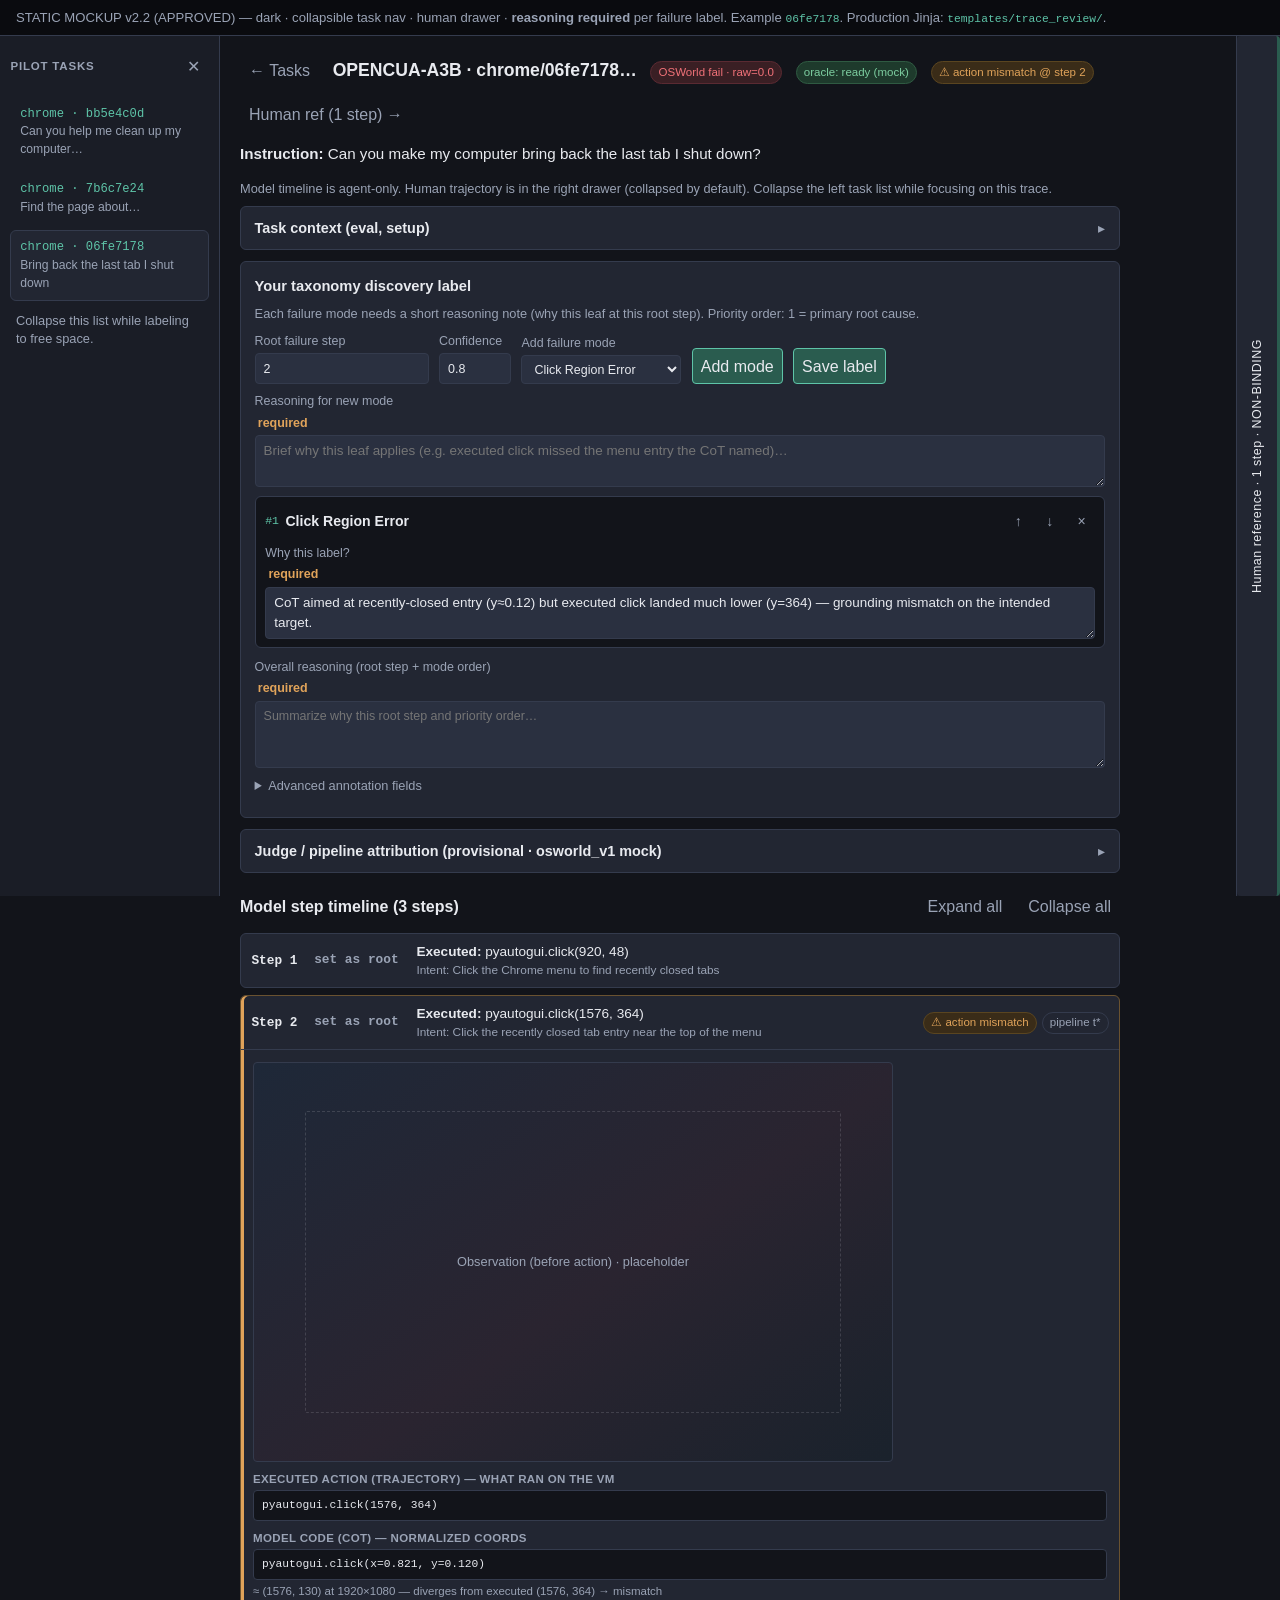
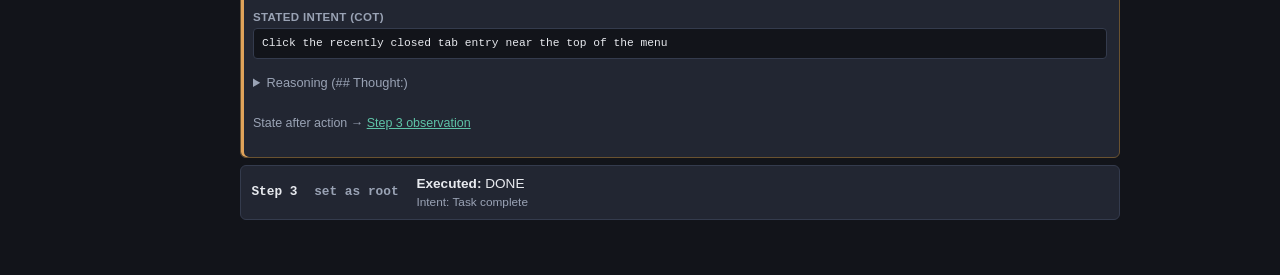
<file: errorAnalysis/docs/mockups/trace_review_episode_v2.html>
<!DOCTYPE html>
<html lang="en">
<head>
  <meta charset="utf-8">
  <meta name="viewport" content="width=device-width, initial-scale=1">
  <title>Mockup · Episode · 06fe7178 (dark · decoupled human ref)</title>
  <style>
    :root {
      --bg: #12141a;
      --bg-elev: #1a1d26;
      --surface: #222632;
      --surface-2: #2a3040;
      --ink: #e8eaef;
      --muted: #9aa3b5;
      --line: #343b4d;
      --accent: #5ec4a8;
      --accent-dim: #2a5c4f;
      --warn: #e0a35a;
      --warn-bg: #3a2c18;
      --fail: #f07178;
      --fail-bg: #3a1f24;
      --ok: #7dcea0;
      --ok-bg: #1e3a2c;
      --sidebar-w: 220px;
      --tasks-collapsed: 44px;
      --human-collapsed: 44px;
      --human-expanded: 340px;
      --radius: 6px;
      --font: "IBM Plex Sans", "Source Sans 3", "Segoe UI", sans-serif;
      --mono: "IBM Plex Mono", "SF Mono", ui-monospace, monospace;
    }
    * { box-sizing: border-box; }
    body {
      margin: 0;
      font-family: var(--font);
      color: var(--ink);
      background: var(--bg);
      line-height: 1.45;
    }
    a { color: var(--accent); }
    code, pre { font-family: var(--mono); font-size: 0.86em; }
    button, input, select, textarea {
      font: inherit;
      color: var(--ink);
      background: var(--surface-2);
      border: 1px solid var(--line);
      border-radius: 4px;
      padding: 0.35rem 0.5rem;
    }
    button { cursor: pointer; }
    button.primary {
      background: var(--accent-dim);
      border-color: var(--accent);
      color: var(--ink);
    }
    button.ghost {
      background: transparent;
      border-color: transparent;
      color: var(--muted);
    }
    button.ghost:hover { color: var(--ink); background: var(--surface-2); }

    .mock-banner {
      background: #0a0b0f;
      color: var(--muted);
      padding: 0.5rem 1rem;
      font-size: 0.82rem;
      border-bottom: 1px solid var(--line);
    }
    .mock-banner code { color: var(--accent); }

    .layout {
      display: grid;
      grid-template-columns: var(--sidebar-w) minmax(0, 1fr) var(--human-collapsed);
      min-height: calc(100vh - 40px);
      transition: grid-template-columns 0.2s ease;
    }
    .layout.tasks-collapsed {
      grid-template-columns: var(--tasks-collapsed) minmax(0, 1fr) var(--human-collapsed);
    }
    .layout.human-open {
      grid-template-columns: var(--sidebar-w) minmax(0, 1fr) var(--human-expanded);
    }
    .layout.tasks-collapsed.human-open {
      grid-template-columns: var(--tasks-collapsed) minmax(0, 1fr) var(--human-expanded);
    }

    /* Left: task nav (collapsible; open by default) */
    .task-nav {
      background: var(--bg-elev);
      border-right: 1px solid var(--line);
      position: sticky;
      top: 0;
      height: calc(100vh - 40px);
      overflow: hidden;
      display: flex;
      flex-direction: column;
    }
    .tasks-toggle {
      writing-mode: vertical-rl;
      border: none;
      background: var(--surface);
      color: var(--ink);
      padding: 0.85rem 0.35rem;
      font-size: 0.78rem;
      letter-spacing: 0.04em;
      cursor: pointer;
      width: 100%;
      height: 100%;
      text-align: center;
      border-right: 3px solid var(--accent-dim);
      display: none;
    }
    .layout.tasks-collapsed .tasks-toggle { display: block; }
    .layout.tasks-collapsed .task-nav-panel { display: none; }
    .task-nav-panel {
      display: flex;
      flex-direction: column;
      height: 100%;
      min-width: 0;
      overflow: auto;
      padding: 0.75rem 0.65rem 1rem;
    }
    .task-nav-head {
      display: flex;
      align-items: center;
      gap: 0.35rem;
      margin-bottom: 0.75rem;
    }
    .task-nav-head h2 {
      margin: 0;
      flex: 1;
      font-size: 0.72rem;
      letter-spacing: 0.07em;
      text-transform: uppercase;
      color: var(--muted);
    }
    .side-task {
      display: block;
      padding: 0.5rem 0.55rem;
      border-radius: var(--radius);
      text-decoration: none;
      color: inherit;
      margin-bottom: 0.3rem;
      border: 1px solid transparent;
    }
    .side-task:hover { background: var(--surface); }
    .side-task.active {
      background: var(--surface);
      border-color: var(--line);
    }
    .side-task .id { font-family: var(--mono); font-size: 0.76rem; color: var(--accent); }
    .side-task .prompt {
      font-size: 0.76rem;
      color: var(--muted);
      display: -webkit-box;
      -webkit-line-clamp: 2;
      -webkit-box-orient: vertical;
      overflow: hidden;
    }

    /* Center: model episode */
    .main {
      padding: 1rem 1.25rem 3rem;
      max-width: 920px;
      overflow: auto;
    }
    .header-row {
      display: flex;
      flex-wrap: wrap;
      gap: 0.5rem 0.85rem;
      align-items: baseline;
      margin: 0 0 0.65rem;
    }
    .header-row h1 {
      margin: 0;
      font-size: 1.1rem;
      font-weight: 600;
    }
    .badge {
      display: inline-flex;
      align-items: center;
      gap: 0.25rem;
      padding: 0.12rem 0.45rem;
      border-radius: 999px;
      font-size: 0.72rem;
      border: 1px solid var(--line);
      background: var(--surface);
      color: var(--muted);
    }
    .badge.fail { background: var(--fail-bg); color: var(--fail); border-color: #5a2a32; }
    .badge.warn { background: var(--warn-bg); color: var(--warn); border-color: #5a4520; }
    .badge.ok { background: var(--ok-bg); color: var(--ok); border-color: #2f5a42; }
    .instruction-line { margin: 0 0 0.9rem; font-size: 0.95rem; }
    .hint { font-size: 0.8rem; color: var(--muted); margin: 0 0 0.5rem; }

    details.panel {
      background: var(--surface);
      border: 1px solid var(--line);
      border-radius: var(--radius);
      margin-bottom: 0.7rem;
    }
    details.panel > summary {
      cursor: pointer;
      list-style: none;
      padding: 0.65rem 0.85rem;
      font-weight: 600;
      font-size: 0.9rem;
      display: flex;
      justify-content: space-between;
    }
    details.panel > summary::-webkit-details-marker { display: none; }
    details.panel > summary::after { content: "▸"; color: var(--muted); font-weight: 400; }
    details.panel[open] > summary::after { content: "▾"; }
    .panel-body { padding: 0 0.85rem 0.85rem; border-top: 1px solid var(--line); }
    .panel-body pre.bundle {
      white-space: pre-wrap;
      background: var(--bg);
      padding: 0.7rem;
      border-radius: var(--radius);
      overflow: auto;
      max-height: 260px;
      border: 1px solid var(--line);
      color: var(--ink);
    }

    .annot-core {
      background: var(--surface);
      border: 1px solid var(--line);
      border-radius: var(--radius);
      padding: 0.85rem;
      margin-bottom: 0.7rem;
    }
    .annot-core h2 { margin: 0 0 0.5rem; font-size: 0.92rem; }
    .form-row {
      display: flex;
      flex-wrap: wrap;
      gap: 0.65rem;
      margin-bottom: 0.5rem;
      align-items: end;
    }
    label.field {
      display: flex;
      flex-direction: column;
      gap: 0.2rem;
      font-size: 0.78rem;
      color: var(--muted);
    }
    label.field.grow { flex: 1 1 220px; min-width: 180px; }
    label.field.required span.req {
      color: var(--warn);
      font-weight: 600;
      margin-left: 0.2rem;
    }
    .mode-list {
      list-style: none;
      margin: 0.35rem 0 0.65rem;
      padding: 0;
      display: grid;
      gap: 0.45rem;
    }
    .mode-item {
      background: var(--bg);
      border: 1px solid var(--line);
      border-radius: var(--radius);
      padding: 0.5rem 0.6rem;
    }
    .mode-item-head {
      display: flex;
      align-items: center;
      gap: 0.4rem;
      font-size: 0.88rem;
      margin-bottom: 0.35rem;
    }
    .mode-item-head .rank {
      font-family: var(--mono);
      font-size: 0.72rem;
      color: var(--accent);
    }
    .mode-item-head .name { flex: 1; font-weight: 600; }
    .mode-reason {
      width: 100%;
      min-height: 2.6rem;
      resize: vertical;
      font-size: 0.84rem;
    }
    details.nested { margin-top: 0.4rem; }
    details.nested > summary {
      cursor: pointer;
      font-size: 0.8rem;
      color: var(--muted);
    }

    .timeline-tools {
      display: flex;
      gap: 0.5rem;
      margin: 1rem 0 0.5rem;
      align-items: center;
    }
    .timeline-tools h2 { margin: 0; font-size: 1rem; flex: 1; }

    details.step {
      background: var(--surface);
      border: 1px solid var(--line);
      border-radius: var(--radius);
      margin-bottom: 0.45rem;
    }
    details.step.t-star {
      border-color: #6a5230;
      box-shadow: inset 3px 0 0 var(--warn);
    }
    details.step > summary {
      cursor: pointer;
      list-style: none;
      padding: 0.5rem 0.65rem;
      display: grid;
      grid-template-columns: auto 1fr auto;
      gap: 0.55rem;
      align-items: center;
    }
    details.step > summary::-webkit-details-marker { display: none; }
    .step-num { font-family: var(--mono); font-size: 0.8rem; font-weight: 600; }
    .step-summary-main { min-width: 0; }
    .step-summary-main .line {
      white-space: nowrap;
      overflow: hidden;
      text-overflow: ellipsis;
      font-size: 0.85rem;
    }
    .step-summary-main .sub {
      font-size: 0.74rem;
      color: var(--muted);
      white-space: nowrap;
      overflow: hidden;
      text-overflow: ellipsis;
    }
    .step-chips { display: flex; gap: 0.3rem; flex-wrap: wrap; justify-content: flex-end; }
    .step-body {
      border-top: 1px solid var(--line);
      padding: 0.75rem;
      display: grid;
      gap: 0.55rem;
    }
    .shot {
      width: 100%;
      max-width: 640px;
      aspect-ratio: 16 / 10;
      border-radius: 4px;
      border: 1px solid var(--line);
      background: linear-gradient(145deg, #1e2838, #2a2430 55%, #1a222c);
      display: grid;
      place-items: center;
      color: var(--muted);
      font-size: 0.8rem;
      cursor: zoom-in;
      position: relative;
      overflow: hidden;
    }
    .shot::before {
      content: "";
      position: absolute;
      inset: 12% 8%;
      border: 1px dashed rgba(232, 234, 239, 0.15);
      border-radius: 2px;
    }
    .shot.human {
      background: linear-gradient(145deg, #243028, #2a2838 60%, #1e2430);
      max-width: none;
    }
    .label-block { font-size: 0.82rem; }
    .label-block strong {
      display: block;
      font-size: 0.72rem;
      color: var(--muted);
      margin-bottom: 0.15rem;
      text-transform: uppercase;
      letter-spacing: 0.03em;
    }
    .label-block pre {
      margin: 0;
      white-space: pre-wrap;
      background: var(--bg);
      border: 1px solid var(--line);
      border-radius: 4px;
      padding: 0.4rem 0.5rem;
    }
    .coord-note { font-size: 0.72rem; color: var(--muted); margin-top: 0.2rem; }
    .post-link { font-size: 0.78rem; color: var(--muted); }

    /* Right: human reference drawer (collapsed by default) */
    .human-drawer {
      background: var(--bg-elev);
      border-left: 1px solid var(--line);
      position: sticky;
      top: 0;
      height: calc(100vh - 40px);
      overflow: hidden;
      display: flex;
      flex-direction: column;
    }
    .human-toggle {
      writing-mode: vertical-rl;
      transform: rotate(180deg);
      border: none;
      background: var(--surface);
      color: var(--ink);
      padding: 0.85rem 0.35rem;
      font-size: 0.78rem;
      letter-spacing: 0.04em;
      cursor: pointer;
      width: 100%;
      height: 100%;
      text-align: center;
      border-left: 3px solid var(--accent-dim);
    }
    .layout.human-open .human-toggle { display: none; }
    .human-panel {
      display: none;
      flex-direction: column;
      height: 100%;
      min-width: 0;
    }
    .layout.human-open .human-panel { display: flex; }
    .human-panel-head {
      display: flex;
      align-items: flex-start;
      gap: 0.5rem;
      padding: 0.75rem 0.7rem;
      border-bottom: 1px solid var(--line);
    }
    .human-panel-head h2 {
      margin: 0;
      font-size: 0.85rem;
      flex: 1;
    }
    .human-panel-body {
      padding: 0.65rem;
      overflow: auto;
      flex: 1;
    }
    .human-note {
      font-size: 0.75rem;
      color: var(--muted);
      margin: 0 0 0.75rem;
      padding: 0.45rem 0.5rem;
      background: var(--surface);
      border-radius: var(--radius);
      border: 1px solid var(--line);
    }
    .human-step {
      background: var(--surface);
      border: 1px solid var(--line);
      border-radius: var(--radius);
      padding: 0.55rem;
      margin-bottom: 0.5rem;
    }
    .human-step .h-num {
      font-family: var(--mono);
      font-size: 0.72rem;
      color: var(--accent);
      margin-bottom: 0.35rem;
    }

    .lightbox {
      display: none;
      position: fixed;
      inset: 0;
      background: rgba(0, 0, 0, 0.88);
      z-index: 50;
      place-items: center;
      padding: 1.5rem;
    }
    .lightbox.open { display: grid; }
    .lightbox .frame {
      max-width: min(1100px, 96vw);
      width: 100%;
      aspect-ratio: 16 / 10;
      background: #1a1d26;
      border: 1px solid var(--line);
      border-radius: 8px;
      display: grid;
      place-items: center;
      color: var(--muted);
    }
    .lightbox .close {
      position: absolute;
      top: 1rem;
      right: 1rem;
      color: var(--ink);
      background: var(--surface);
      border: 1px solid var(--line);
    }

    @media (max-width: 960px) {
      .layout,
      .layout.human-open,
      .layout.tasks-collapsed,
      .layout.tasks-collapsed.human-open {
        grid-template-columns: 1fr;
      }
      .task-nav, .human-drawer {
        position: static;
        height: auto;
      }
      .tasks-toggle, .human-toggle {
        writing-mode: horizontal-tb;
        transform: none;
        height: auto;
        padding: 0.65rem;
      }
      .layout.tasks-collapsed .tasks-toggle { display: block; }
      .layout:not(.tasks-collapsed) .tasks-toggle { display: none; }
      .layout:not(.human-open) .human-panel { display: none; }
      .layout.human-open .human-toggle { display: none; }
    }
  </style>
</head>
<body>
  <div class="mock-banner">
    STATIC MOCKUP v2.2 (APPROVED) — dark · collapsible task nav · human drawer ·
    <strong>reasoning required</strong> per failure label. Example <code>06fe7178</code>.
    Production Jinja: <code>templates/trace_review/</code>.
  </div>

  <div class="layout" id="layout">
    <aside class="task-nav" aria-label="Task sidebar">
      <button type="button" class="tasks-toggle" id="tasks-toggle-collapsed" title="Open pilot task list">
        Pilot tasks · chrome/06fe7178
      </button>
      <div class="task-nav-panel">
        <div class="task-nav-head">
          <h2>Pilot tasks</h2>
          <button type="button" class="ghost" id="tasks-close" title="Collapse task list">✕</button>
        </div>
        <a class="side-task" href="trace_review_shell_v2.html">
          <div class="id">chrome · bb5e4c0d</div>
          <div class="prompt">Can you help me clean up my computer…</div>
        </a>
        <a class="side-task" href="trace_review_shell_v2.html">
          <div class="id">chrome · 7b6c7e24</div>
          <div class="prompt">Find the page about…</div>
        </a>
        <a class="side-task active" href="#">
          <div class="id">chrome · 06fe7178</div>
          <div class="prompt">Bring back the last tab I shut down</div>
        </a>
        <p class="hint" style="padding:0.35rem">Collapse this list while labeling to free space.</p>
      </div>
    </aside>

    <main class="main">
      <div class="header-row">
        <button type="button" class="ghost" id="open-tasks-btn" title="Open pilot task list">← Tasks</button>
        <h1>OPENCUA-A3B · chrome/06fe7178…</h1>
        <span class="badge fail">OSWorld fail · raw=0.0</span>
        <span class="badge ok">oracle: ready (mock)</span>
        <span class="badge warn">⚠ action mismatch @ step 2</span>
        <button type="button" class="ghost" id="open-human-btn" title="Open human reference">Human ref (1 step) →</button>
      </div>
      <p class="instruction-line">
        <strong>Instruction:</strong>
        Can you make my computer bring back the last tab I shut down?
      </p>
      <p class="hint">
        Model timeline is agent-only. Human trajectory is in the right drawer (collapsed by default).
        Collapse the left task list while focusing on this trace.
      </p>

      <details class="panel">
        <summary><span>Task context (eval, setup)</span><span></span></summary>
        <div class="panel-body">
          <pre class="bundle">OSWorld outcome: fail (result.txt=0.0)
Canonical instruction: Can you make my computer bring back the last tab I shut down?
Setup (summary):
- launch: google-chrome --remote-debugging-port=1337
- chrome_open_tabs: lonelyplanet, airbnb, tripadvisor
- chrome_close_tabs: tripadvisor
Success criteria: open tabs must include those three URLs
Evaluator function: is_expected_tabs
Getter: open_tabs_info → get_open_tabs_info

Human text actions are in the Human reference drawer (not duplicated here).</pre>
        </div>
      </details>

      <section class="annot-core">
        <h2>Your taxonomy discovery label</h2>
        <p class="hint">
          Each failure mode needs a short reasoning note (why this leaf at this root step).
          Priority order: 1 = primary root cause.
        </p>
        <div class="form-row">
          <label class="field">Root failure step
            <input type="number" value="2" min="1" id="root-step">
          </label>
          <label class="field">Confidence
            <input type="number" value="0.8" min="0" max="1" step="0.05">
          </label>
          <label class="field">Add failure mode
            <select id="add-mode-select">
              <option value="Click Region Error">Click Region Error</option>
              <option value="Location Hallucination">Location Hallucination</option>
              <option value="Reasoning Drift">Reasoning Drift</option>
              <option value="Goal Hallucination">Goal Hallucination</option>
            </select>
          </label>
          <button type="button" class="primary" id="add-mode-btn">Add mode</button>
          <button type="button" class="primary" id="btn-save">Save label</button>
        </div>
        <label class="field required grow" style="width:100%; margin-bottom:0.55rem">
          Reasoning for new mode <span class="req">required</span>
          <textarea id="new-mode-reason" class="mode-reason" rows="2"
            placeholder="Brief why this leaf applies (e.g. executed click missed the menu entry the CoT named)…"></textarea>
        </label>
        <ol class="mode-list" id="human-modes-list">
          <li class="mode-item">
            <div class="mode-item-head">
              <span class="rank">#1</span>
              <span class="name">Click Region Error</span>
              <button type="button" class="ghost">↑</button>
              <button type="button" class="ghost">↓</button>
              <button type="button" class="ghost">×</button>
            </div>
            <label class="field required" style="width:100%">
              Why this label? <span class="req">required</span>
              <textarea class="mode-reason" rows="2">CoT aimed at recently-closed entry (y≈0.12) but executed click landed much lower (y=364) — grounding mismatch on the intended target.</textarea>
            </label>
          </li>
        </ol>
        <label class="field required" style="width:100%; margin-bottom:0.55rem">
          Overall reasoning (root step + mode order) <span class="req">required</span>
          <textarea id="human-reasoning" rows="3"
            placeholder="Summarize why this root step and priority order…"></textarea>
        </label>
        <details class="nested">
          <summary>Advanced annotation fields</summary>
          <div class="form-row" style="margin-top:0.5rem">
            <label><input type="checkbox"> Propagated</label>
            <label><input type="checkbox"> Evaluator mismatch</label>
          </div>
          <label class="field" style="width:100%">Taxonomy friction
            <textarea rows="2" placeholder="Optional notes…"></textarea>
          </label>
        </details>
        <p class="hint" id="save-status" style="margin-top:0.5rem"></p>
      </section>

      <details class="panel">
        <summary><span>Judge / pipeline attribution (provisional · osworld_v1 mock)</span><span></span></summary>
        <div class="panel-body">
          <p><strong>Modes:</strong> Click Region Error · <strong>t*:</strong> 2 · <strong>confidence:</strong> 0.72</p>
          <p class="hint">Provisional reference only — not gold.</p>
          <pre class="bundle">Model proposed click near menu entry; executed click landed lower after coord conversion — grounding mismatch. Human used Ctrl+Shift+T (non-binding alternate path; do not overfit).</pre>
        </div>
      </details>

      <div class="timeline-tools">
        <h2>Model step timeline (3 steps)</h2>
        <button type="button" class="ghost" id="expand-all">Expand all</button>
        <button type="button" class="ghost" id="collapse-all">Collapse all</button>
      </div>

      <details class="step" id="step-1">
        <summary>
          <span class="step-num">Step 1 <button type="button" class="ghost set-root" data-step="1">set as root</button></span>
          <div class="step-summary-main">
            <div class="line"><strong>Executed:</strong> pyautogui.click(920, 48)</div>
            <div class="sub">Intent: Click the Chrome menu to find recently closed tabs</div>
          </div>
          <div class="step-chips"></div>
        </summary>
        <div class="step-body">
          <div class="shot" data-lightbox="Model obs · step 1 (before action)">Observation (before action) · placeholder</div>
          <div class="label-block">
            <strong>Executed action (trajectory) — what ran on the VM</strong>
            <pre>pyautogui.click(920, 48)</pre>
          </div>
          <div class="label-block">
            <strong>Model code (CoT) — normalized coords</strong>
            <pre>pyautogui.click(x=0.479, y=0.044)</pre>
            <div class="coord-note">≈ (920, 48) at 1920×1080 — within tolerance of executed</div>
          </div>
          <div class="label-block">
            <strong>Stated intent (CoT)</strong>
            <pre>Click the Chrome menu to find recently closed tabs</pre>
          </div>
          <details class="nested">
            <summary>Reasoning (## Thought:)</summary>
            <pre style="white-space:pre-wrap;font-size:0.8rem;background:var(--bg);border:1px solid var(--line);padding:0.5rem;border-radius:4px;">The user closed a tab. I should reopen it via the Chrome UI…</pre>
          </details>
          <p class="post-link">State after action → <a href="#step-2">Step 2 observation</a></p>
        </div>
      </details>

      <details class="step t-star" id="step-2" open>
        <summary>
          <span class="step-num">Step 2 <button type="button" class="ghost set-root" data-step="2">set as root</button></span>
          <div class="step-summary-main">
            <div class="line"><strong>Executed:</strong> pyautogui.click(1576, 364)</div>
            <div class="sub">Intent: Click the recently closed tab entry near the top of the menu</div>
          </div>
          <div class="step-chips">
            <span class="badge warn">⚠ action mismatch</span>
            <span class="badge">pipeline t*</span>
          </div>
        </summary>
        <div class="step-body">
          <div class="shot" data-lightbox="Model obs · step 2 (before action)">Observation (before action) · placeholder</div>
          <div class="label-block">
            <strong>Executed action (trajectory) — what ran on the VM</strong>
            <pre>pyautogui.click(1576, 364)</pre>
          </div>
          <div class="label-block">
            <strong>Model code (CoT) — normalized coords</strong>
            <pre>pyautogui.click(x=0.821, y=0.120)</pre>
            <div class="coord-note">≈ (1576, 130) at 1920×1080 — diverges from executed (1576, 364) → mismatch</div>
          </div>
          <div class="label-block">
            <strong>Stated intent (CoT)</strong>
            <pre>Click the recently closed tab entry near the top of the menu</pre>
          </div>
          <details class="nested">
            <summary>Reasoning (## Thought:)</summary>
            <pre style="white-space:pre-wrap;font-size:0.8rem;background:var(--bg);border:1px solid var(--line);padding:0.5rem;border-radius:4px;">I see a menu. I will click the Tripadvisor entry…</pre>
          </details>
          <p class="post-link">State after action → <a href="#step-3">Step 3 observation</a></p>
        </div>
      </details>

      <details class="step" id="step-3">
        <summary>
          <span class="step-num">Step 3 <button type="button" class="ghost set-root" data-step="3">set as root</button></span>
          <div class="step-summary-main">
            <div class="line"><strong>Executed:</strong> DONE</div>
            <div class="sub">Intent: Task complete</div>
          </div>
          <div class="step-chips"></div>
        </summary>
        <div class="step-body">
          <div class="shot" data-lightbox="Model obs · step 3 (before action)">Observation (before action) · placeholder</div>
          <div class="label-block">
            <strong>Executed action (trajectory)</strong>
            <pre>DONE</pre>
          </div>
          <div class="label-block">
            <strong>Model code (CoT)</strong>
            <pre># done</pre>
          </div>
        </div>
      </details>
    </main>

    <aside class="human-drawer" aria-label="Human reference trajectory">
      <button type="button" class="human-toggle" id="human-toggle-collapsed" title="Open human reference">
        Human reference · 1 step · NON-BINDING
      </button>
      <div class="human-panel">
        <div class="human-panel-head">
          <h2>Human reference<br><span style="font-weight:400;color:var(--muted);font-size:0.78rem">full trajectory · 1 step</span></h2>
          <button type="button" class="ghost" id="human-close" title="Collapse">✕</button>
        </div>
        <div class="human-panel-body">
          <p class="human-note">
            Viable path only — not required. Agent may take a longer/different path and still be correct.
            No alignment to model step indices. This example: human finishes in 1 step; model has 3.
          </p>
          <article class="human-step">
            <div class="h-num">h=1 · deterministic</div>
            <div class="shot human" data-lightbox="Human obs · h=1 (before action)">Human observation (before action) · placeholder</div>
            <div class="label-block" style="margin-top:0.45rem">
              <strong>Action text</strong>
              <pre>`HOTKEY` Ctrl+Shift+T</pre>
            </div>
          </article>
          <p class="hint" style="margin-top:0.75rem">
            Longer tasks (e.g. calc) may have 10–20+ human steps here while the model has a different count — still shown in full in this drawer only.
          </p>
        </div>
      </div>
    </aside>
  </div>

  <div class="lightbox" id="lightbox" role="dialog" aria-modal="true">
    <button type="button" class="close" id="lightbox-close">Esc / close</button>
    <div class="frame" id="lightbox-frame">Screenshot</div>
  </div>

  <script>
    const layout = document.getElementById("layout");
    function openHuman() { layout.classList.add("human-open"); }
    function closeHuman() { layout.classList.remove("human-open"); }
    function openTasks() { layout.classList.remove("tasks-collapsed"); }
    function closeTasks() { layout.classList.add("tasks-collapsed"); }
    document.getElementById("human-toggle-collapsed").addEventListener("click", openHuman);
    document.getElementById("open-human-btn").addEventListener("click", openHuman);
    document.getElementById("human-close").addEventListener("click", closeHuman);
    document.getElementById("tasks-toggle-collapsed").addEventListener("click", openTasks);
    document.getElementById("open-tasks-btn").addEventListener("click", openTasks);
    document.getElementById("tasks-close").addEventListener("click", closeTasks);

    document.querySelectorAll(".set-root").forEach((btn) => {
      btn.addEventListener("click", (e) => {
        e.preventDefault();
        e.stopPropagation();
        document.getElementById("root-step").value = btn.dataset.step;
      });
    });
    document.getElementById("expand-all").addEventListener("click", () => {
      document.querySelectorAll("details.step").forEach((d) => { d.open = true; });
    });
    document.getElementById("collapse-all").addEventListener("click", () => {
      document.querySelectorAll("details.step").forEach((d) => { d.open = false; });
    });

    function renumberModes() {
      document.querySelectorAll("#human-modes-list .mode-item").forEach((item, i) => {
        const rank = item.querySelector(".rank");
        if (rank) rank.textContent = `#${i + 1}`;
      });
    }

    document.getElementById("add-mode-btn").addEventListener("click", () => {
      const select = document.getElementById("add-mode-select");
      const reasonEl = document.getElementById("new-mode-reason");
      const reason = reasonEl.value.trim();
      const status = document.getElementById("save-status");
      if (!reason) {
        status.textContent = "Add a short reasoning note before adding a failure mode.";
        status.style.color = "var(--warn)";
        reasonEl.focus();
        return;
      }
      const li = document.createElement("li");
      li.className = "mode-item";
      li.innerHTML = `
        <div class="mode-item-head">
          <span class="rank">#?</span>
          <span class="name"></span>
          <button type="button" class="ghost move-up">↑</button>
          <button type="button" class="ghost move-down">↓</button>
          <button type="button" class="ghost remove">×</button>
        </div>
        <label class="field required" style="width:100%">
          Why this label? <span class="req">required</span>
          <textarea class="mode-reason" rows="2"></textarea>
        </label>`;
      li.querySelector(".name").textContent = select.value;
      li.querySelector("textarea").value = reason;
      document.getElementById("human-modes-list").appendChild(li);
      reasonEl.value = "";
      status.textContent = "";
      renumberModes();
    });

    document.getElementById("human-modes-list").addEventListener("click", (e) => {
      const btn = e.target.closest("button");
      if (!btn) return;
      const item = btn.closest(".mode-item");
      if (!item) return;
      if (btn.classList.contains("remove") || btn.textContent === "×") {
        item.remove();
        renumberModes();
      } else if (btn.classList.contains("move-up") || btn.textContent === "↑") {
        const prev = item.previousElementSibling;
        if (prev) item.parentNode.insertBefore(item, prev);
        renumberModes();
      } else if (btn.classList.contains("move-down") || btn.textContent === "↓") {
        const next = item.nextElementSibling;
        if (next) item.parentNode.insertBefore(next, item);
        renumberModes();
      }
    });

    document.getElementById("btn-save").addEventListener("click", () => {
      const status = document.getElementById("save-status");
      const overall = document.getElementById("human-reasoning").value.trim();
      const modes = [...document.querySelectorAll("#human-modes-list .mode-item")];
      if (!modes.length) {
        status.textContent = "Add at least one failure mode with reasoning.";
        status.style.color = "var(--warn)";
        return;
      }
      for (const item of modes) {
        const note = item.querySelector("textarea")?.value.trim();
        if (!note) {
          status.textContent = "Each failure mode needs a short reasoning description.";
          status.style.color = "var(--warn)";
          return;
        }
      }
      if (!overall) {
        status.textContent = "Add overall reasoning (root step + mode order) before saving.";
        status.style.color = "var(--warn)";
        document.getElementById("human-reasoning").focus();
        return;
      }
      status.textContent = "Saved (mock) — reasoning captured per mode + overall.";
      status.style.color = "var(--ok)";
    });

    const lb = document.getElementById("lightbox");
    const frame = document.getElementById("lightbox-frame");
    document.querySelectorAll(".shot").forEach((el) => {
      el.addEventListener("click", () => {
        frame.textContent = el.dataset.lightbox || "Screenshot";
        lb.classList.add("open");
      });
    });
    function closeLb() { lb.classList.remove("open"); }
    document.getElementById("lightbox-close").addEventListener("click", closeLb);
    lb.addEventListener("click", (e) => { if (e.target === lb) closeLb(); });
    document.addEventListener("keydown", (e) => {
      if (e.key === "Escape") {
        if (lb.classList.contains("open")) closeLb();
        else if (layout.classList.contains("human-open")) closeHuman();
      }
    });
  </script>
</body>
</html>
</file>
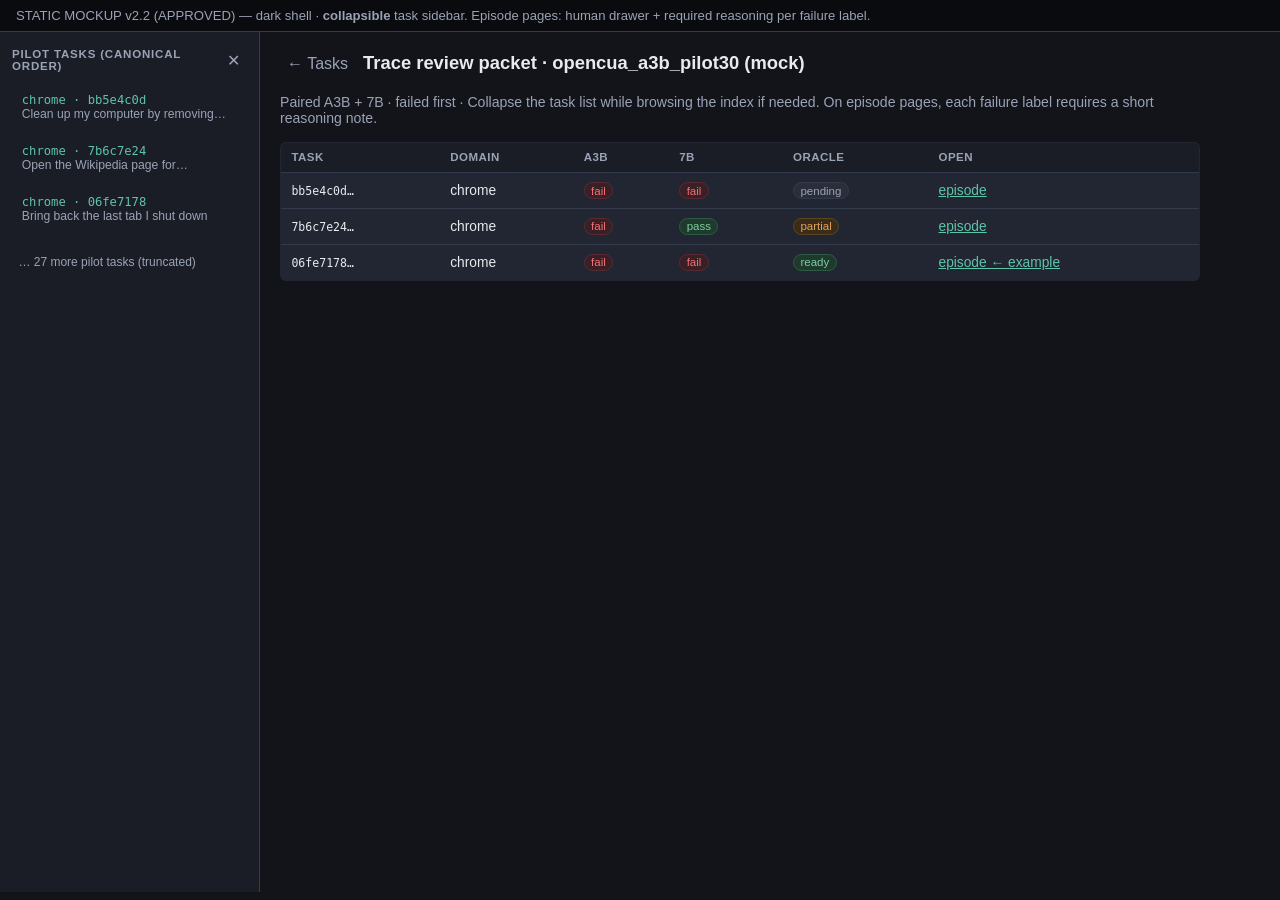
<file: errorAnalysis/docs/mockups/trace_review_shell_v2.html>
<!DOCTYPE html>
<html lang="en">
<head>
  <meta charset="utf-8">
  <meta name="viewport" content="width=device-width, initial-scale=1">
  <title>Mockup · Shell · Trace review index (dark)</title>
  <style>
    :root {
      --bg: #12141a;
      --bg-elev: #1a1d26;
      --surface: #222632;
      --ink: #e8eaef;
      --muted: #9aa3b5;
      --line: #343b4d;
      --accent: #5ec4a8;
      --accent-dim: #2a5c4f;
      --fail: #f07178;
      --fail-bg: #3a1f24;
      --ok: #7dcea0;
      --ok-bg: #1e3a2c;
      --warn: #e0a35a;
      --warn-bg: #3a2c18;
      --font: "IBM Plex Sans", "Source Sans 3", "Segoe UI", sans-serif;
      --mono: "IBM Plex Mono", "SF Mono", ui-monospace, monospace;
      --sidebar-w: 260px;
      --tasks-collapsed: 44px;
    }
    * { box-sizing: border-box; }
    body { margin: 0; font-family: var(--font); background: var(--bg); color: var(--ink); }
    a { color: var(--accent); }
    button {
      font: inherit; color: var(--ink); background: transparent;
      border: 1px solid transparent; border-radius: 4px; cursor: pointer;
    }
    button.ghost { color: var(--muted); }
    button.ghost:hover { color: var(--ink); background: var(--surface); }
    .mock-banner {
      background: #0a0b0f; color: var(--muted); padding: 0.5rem 1rem; font-size: 0.82rem;
      border-bottom: 1px solid var(--line);
    }
    .mock-banner code { color: var(--accent); }
    .layout {
      display: grid;
      grid-template-columns: var(--sidebar-w) 1fr;
      min-height: calc(100vh - 40px);
      transition: grid-template-columns 0.2s ease;
    }
    .layout.tasks-collapsed { grid-template-columns: var(--tasks-collapsed) 1fr; }
    .sidebar {
      background: var(--bg-elev); border-right: 1px solid var(--line);
      position: sticky; top: 0; height: calc(100vh - 40px); overflow: hidden;
      display: flex; flex-direction: column;
    }
    .tasks-toggle {
      writing-mode: vertical-rl; border: none; background: var(--surface);
      color: var(--ink); padding: 0.85rem 0.35rem; font-size: 0.78rem;
      letter-spacing: 0.04em; cursor: pointer; width: 100%; height: 100%;
      text-align: center; border-right: 3px solid var(--accent-dim); display: none;
    }
    .layout.tasks-collapsed .tasks-toggle { display: block; }
    .layout.tasks-collapsed .task-nav-panel { display: none; }
    .task-nav-panel {
      display: flex; flex-direction: column; height: 100%; overflow: auto;
      padding: 1rem 0.75rem;
    }
    .task-nav-head {
      display: flex; align-items: center; gap: 0.35rem; margin-bottom: 0.75rem;
    }
    .task-nav-head h2 {
      margin: 0; flex: 1; font-size: 0.72rem; letter-spacing: 0.07em;
      text-transform: uppercase; color: var(--muted);
    }
    .side-task {
      display: block; padding: 0.5rem 0.55rem; border-radius: 6px;
      text-decoration: none; color: inherit; margin-bottom: 0.3rem;
      border: 1px solid transparent;
    }
    .side-task:hover { background: var(--surface); }
    .side-task .id { font-family: var(--mono); font-size: 0.76rem; color: var(--accent); }
    .side-task .prompt {
      font-size: 0.76rem; color: var(--muted);
      display: -webkit-box; -webkit-line-clamp: 2; -webkit-box-orient: vertical; overflow: hidden;
    }
    .main { padding: 1.25rem; max-width: 960px; }
    .main-head { display: flex; gap: 0.5rem; align-items: baseline; flex-wrap: wrap; }
    h1 { margin: 0 0 0.35rem; font-size: 1.15rem; }
    .meta { color: var(--muted); font-size: 0.88rem; margin-bottom: 1rem; }
    table {
      width: 100%; border-collapse: collapse; background: var(--surface);
      border: 1px solid var(--line); border-radius: 6px; overflow: hidden;
    }
    th, td { text-align: left; padding: 0.55rem 0.65rem; border-bottom: 1px solid var(--line); font-size: 0.86rem; }
    th {
      background: var(--bg-elev); font-size: 0.72rem; text-transform: uppercase;
      letter-spacing: 0.04em; color: var(--muted);
    }
    tr:last-child td { border-bottom: none; }
    .badge {
      display: inline-block; padding: 0.1rem 0.4rem; border-radius: 999px;
      font-size: 0.72rem; border: 1px solid var(--line); color: var(--muted);
    }
    .badge.fail { background: var(--fail-bg); color: var(--fail); border-color: #5a2a32; }
    .badge.pass { background: var(--ok-bg); color: var(--ok); border-color: #2f5a42; }
    .badge.pending { background: #2a2e3a; color: var(--muted); }
    .badge.warn { background: var(--warn-bg); color: var(--warn); border-color: #5a4520; }
    code { font-family: var(--mono); font-size: 0.84em; }
    @media (max-width: 800px) {
      .layout, .layout.tasks-collapsed { grid-template-columns: 1fr; }
      .sidebar { position: static; height: auto; }
      .tasks-toggle { writing-mode: horizontal-tb; height: auto; padding: 0.65rem; }
    }
  </style>
</head>
<body>
  <div class="mock-banner">
    STATIC MOCKUP v2.2 (APPROVED) — dark shell · <strong>collapsible</strong> task sidebar.
    Episode pages: human drawer + required reasoning per failure label.
  </div>
  <div class="layout" id="layout">
    <aside class="sidebar">
      <button type="button" class="tasks-toggle" id="tasks-toggle-collapsed" title="Open pilot task list">
        Pilot tasks
      </button>
      <div class="task-nav-panel">
        <div class="task-nav-head">
          <h2>Pilot tasks (canonical order)</h2>
          <button type="button" class="ghost" id="tasks-close" title="Collapse">✕</button>
        </div>
        <a class="side-task" href="trace_review_episode_v2.html">
          <div class="id">chrome · bb5e4c0d</div>
          <div class="prompt">Clean up my computer by removing…</div>
        </a>
        <a class="side-task" href="trace_review_episode_v2.html">
          <div class="id">chrome · 7b6c7e24</div>
          <div class="prompt">Open the Wikipedia page for…</div>
        </a>
        <a class="side-task" href="trace_review_episode_v2.html">
          <div class="id">chrome · 06fe7178</div>
          <div class="prompt">Bring back the last tab I shut down</div>
        </a>
        <p style="font-size:0.75rem;color:var(--muted);padding:0.4rem">… 27 more pilot tasks (truncated)</p>
      </div>
    </aside>
    <main class="main">
      <div class="main-head">
        <button type="button" class="ghost" id="open-tasks-btn">← Tasks</button>
        <h1>Trace review packet · opencua_a3b_pilot30 (mock)</h1>
      </div>
      <p class="meta">
        Paired A3B + 7B · failed first · Collapse the task list while browsing the index if needed.
        On episode pages, each failure label requires a short reasoning note.
      </p>
      <table>
        <thead>
          <tr>
            <th>Task</th>
            <th>Domain</th>
            <th>A3B</th>
            <th>7B</th>
            <th>Oracle</th>
            <th>Open</th>
          </tr>
        </thead>
        <tbody>
          <tr>
            <td><code>bb5e4c0d…</code></td>
            <td>chrome</td>
            <td><span class="badge fail">fail</span></td>
            <td><span class="badge fail">fail</span></td>
            <td><span class="badge pending">pending</span></td>
            <td><a href="trace_review_episode_v2.html">episode</a></td>
          </tr>
          <tr>
            <td><code>7b6c7e24…</code></td>
            <td>chrome</td>
            <td><span class="badge fail">fail</span></td>
            <td><span class="badge pass">pass</span></td>
            <td><span class="badge warn">partial</span></td>
            <td><a href="trace_review_episode_v2.html">episode</a></td>
          </tr>
          <tr>
            <td><code>06fe7178…</code></td>
            <td>chrome</td>
            <td><span class="badge fail">fail</span></td>
            <td><span class="badge fail">fail</span></td>
            <td><span class="badge pass">ready</span></td>
            <td><a href="trace_review_episode_v2.html">episode ← example</a></td>
          </tr>
        </tbody>
      </table>
    </main>
  </div>
  <script>
    const layout = document.getElementById("layout");
    document.getElementById("tasks-close").addEventListener("click", () => layout.classList.add("tasks-collapsed"));
    document.getElementById("tasks-toggle-collapsed").addEventListener("click", () => layout.classList.remove("tasks-collapsed"));
    document.getElementById("open-tasks-btn").addEventListener("click", () => layout.classList.remove("tasks-collapsed"));
  </script>
</body>
</html>
</file>
